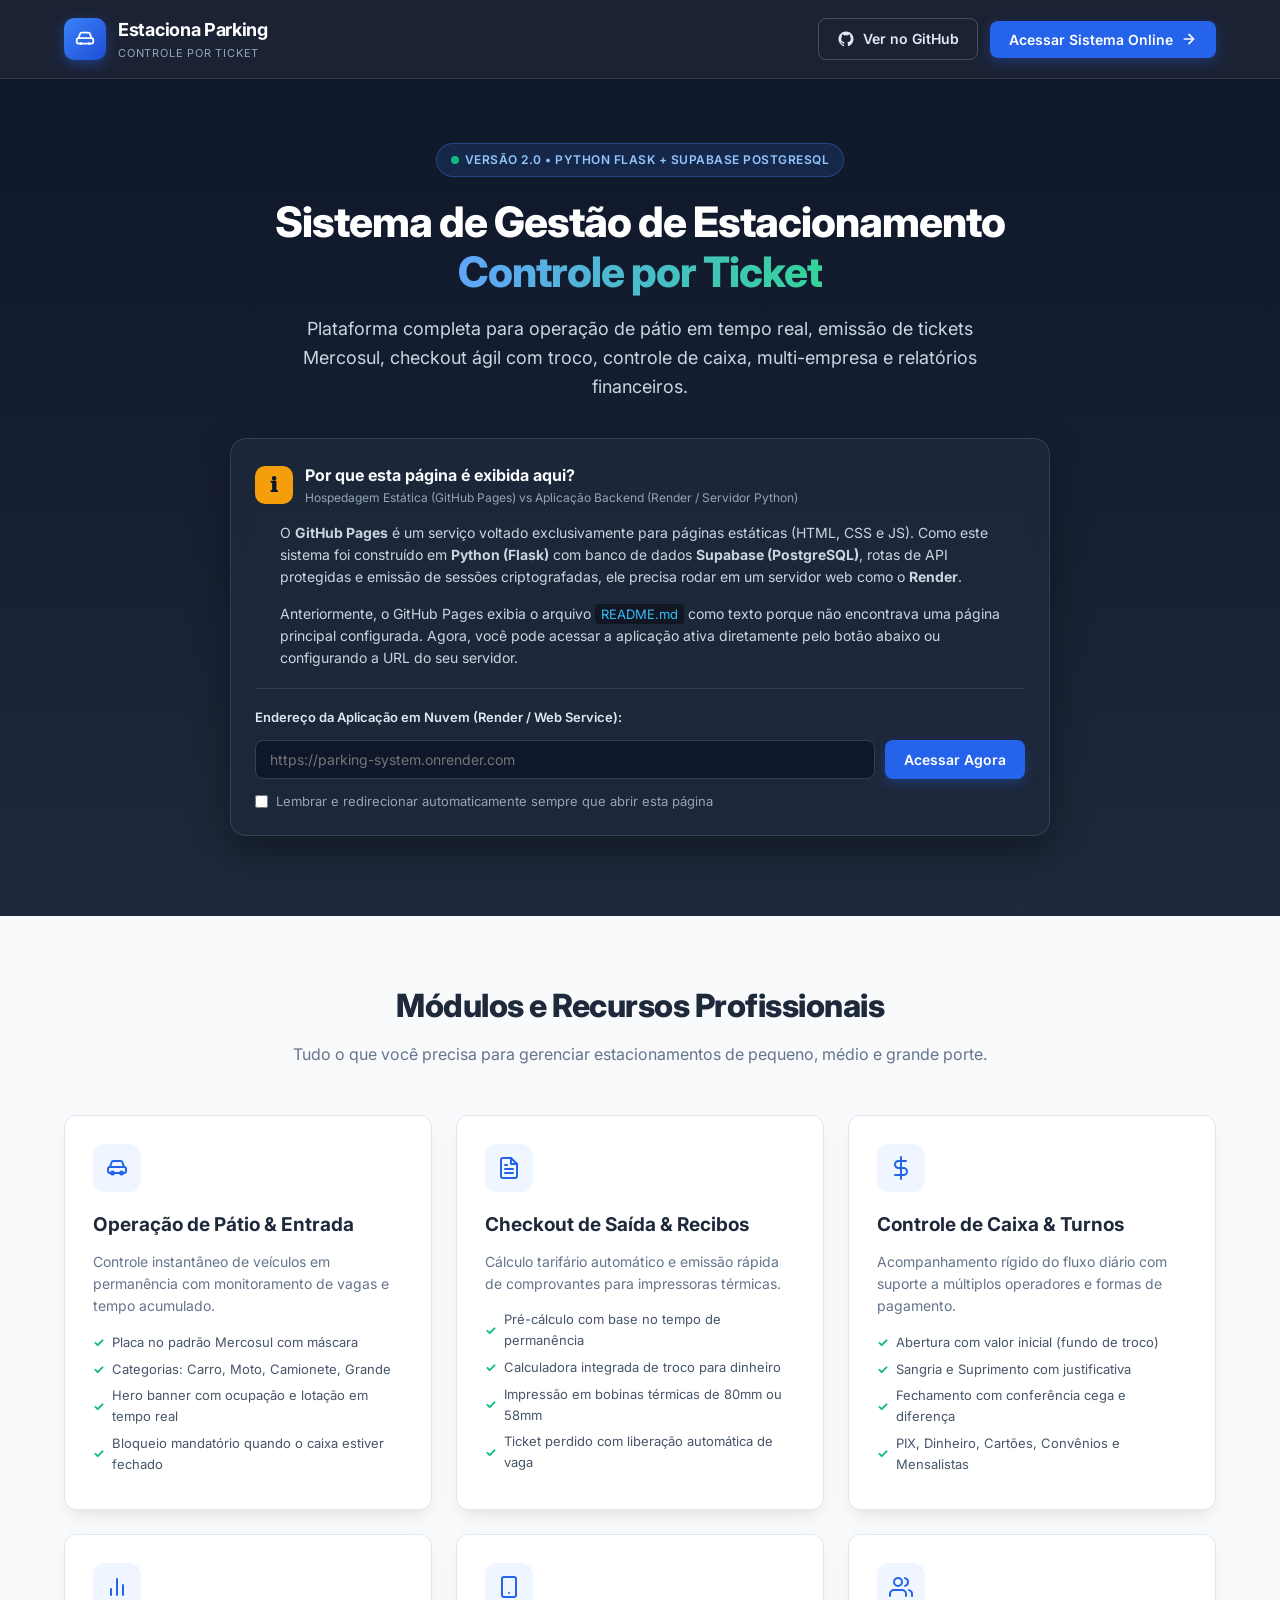
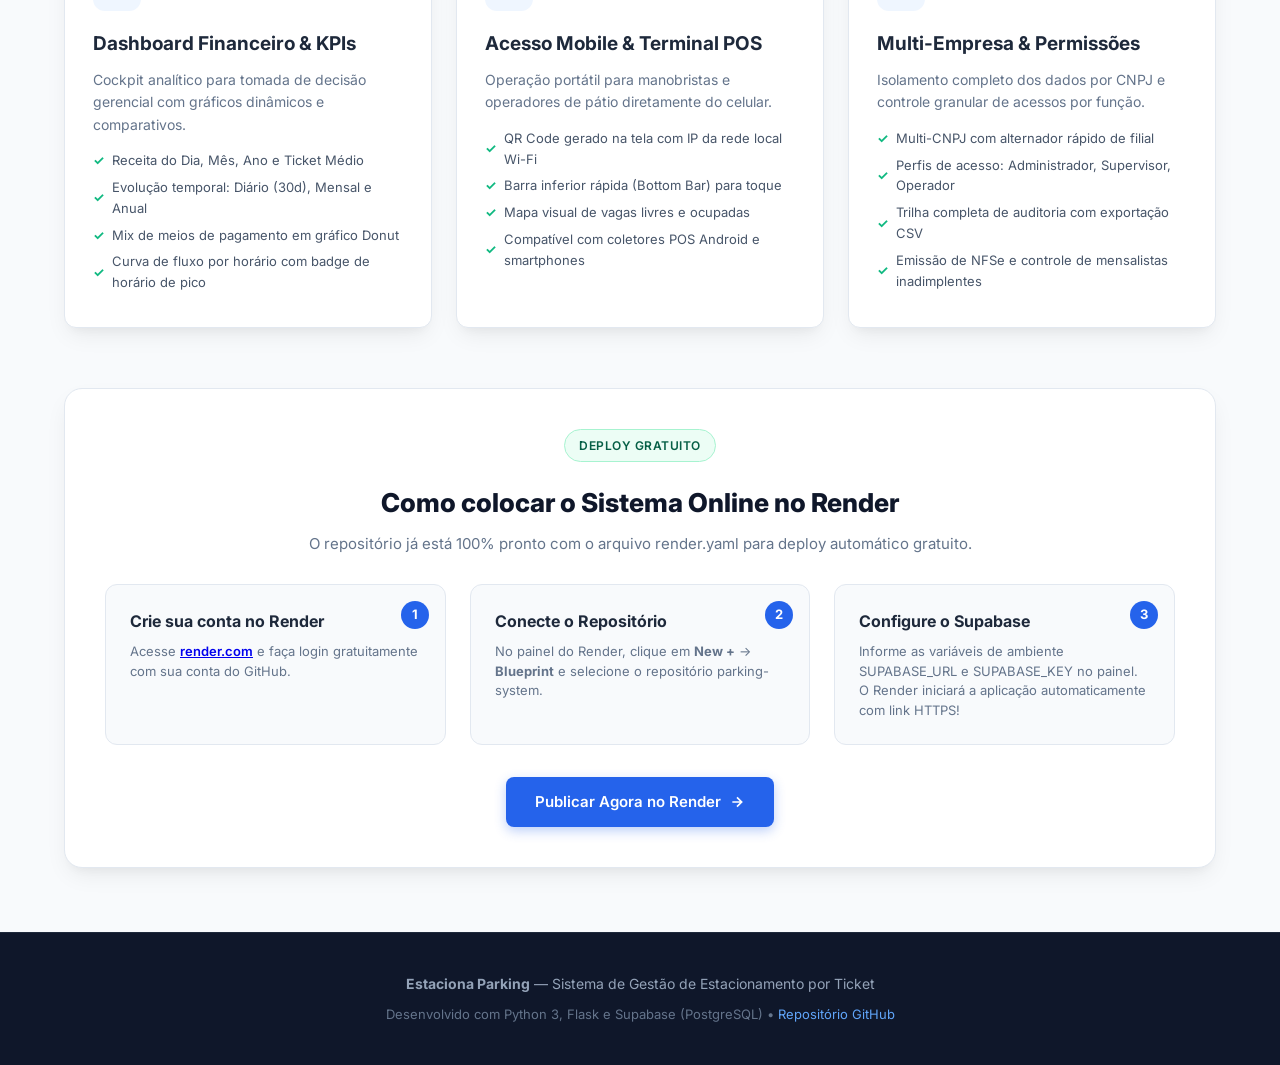
<file: index.html>
<!DOCTYPE html>
<html lang="pt-BR">
<head>
  <meta charset="UTF-8">
  <meta name="viewport" content="width=device-width, initial-scale=1.0">
  <title>Estaciona Parking - Sistema de Gestão de Estacionamento</title>
  <meta name="description" content="Sistema profissional de controle de estacionamento por tickets, checkout com cálculo automático, controle de caixa, dashboard financeiro e multi-empresa.">
  <link rel="preconnect" href="https://fonts.googleapis.com">
  <link rel="preconnect" href="https://fonts.gstatic.com" crossorigin>
  <link href="https://fonts.googleapis.com/css2?family=Inter:wght@300;400;500;600;700;800&display=swap" rel="stylesheet">
  <style>
    :root {
      --primary: #2563eb;
      --primary-hover: #1d4ed8;
      --primary-light: #eff6ff;
      --success: #10b981;
      --warning: #f59e0b;
      --danger: #ef4444;
      --dark: #0f172a;
      --dark-card: #1e293b;
      --text-main: #1e293b;
      --text-muted: #64748b;
      --bg-page: #f8fafc;
      --border: #e2e8f0;
      --radius: 12px;
      --shadow: 0 10px 25px -5px rgba(0, 0, 0, 0.08), 0 8px 10px -6px rgba(0, 0, 0, 0.04);
      --shadow-lg: 0 20px 35px -5px rgba(0, 0, 0, 0.12), 0 10px 15px -5px rgba(0, 0, 0, 0.06);
    }

    * {
      margin: 0;
      padding: 0;
      box-sizing: border-box;
      font-family: 'Inter', -apple-system, BlinkMacSystemFont, "Segoe UI", Roboto, sans-serif;
    }

    body {
      background-color: var(--bg-page);
      color: var(--text-main);
      line-height: 1.6;
    }

    /* Top Navigation */
    header.navbar {
      background: rgba(15, 23, 42, 0.95);
      backdrop-filter: blur(8px);
      position: sticky;
      top: 0;
      z-index: 100;
      border-bottom: 1px solid rgba(255, 255, 255, 0.1);
    }

    .nav-container {
      max-width: 1200px;
      margin: 0 auto;
      padding: 16px 24px;
      display: flex;
      align-items: center;
      justify-content: space-between;
    }

    .brand {
      display: flex;
      align-items: center;
      gap: 12px;
      text-decoration: none;
      color: #fff;
    }

    .brand-icon {
      width: 42px;
      height: 42px;
      background: linear-gradient(135deg, #3b82f6 0%, #1d4ed8 100%);
      border-radius: 10px;
      display: flex;
      align-items: center;
      justify-content: center;
      box-shadow: 0 4px 12px rgba(37, 99, 235, 0.4);
    }

    .brand-text strong {
      font-size: 18px;
      font-weight: 700;
      letter-spacing: -0.3px;
    }

    .brand-text span {
      display: block;
      font-size: 11px;
      color: #94a3b8;
      text-transform: uppercase;
      letter-spacing: 0.8px;
    }

    .nav-actions {
      display: flex;
      align-items: center;
      gap: 12px;
    }

    .btn {
      display: inline-flex;
      align-items: center;
      gap: 8px;
      padding: 9px 18px;
      border-radius: 8px;
      font-size: 14px;
      font-weight: 600;
      text-decoration: none;
      transition: all 0.2s ease;
      cursor: pointer;
      border: 1px solid transparent;
    }

    .btn-primary {
      background: var(--primary);
      color: #fff;
      box-shadow: 0 4px 12px rgba(37, 99, 235, 0.3);
    }

    .btn-primary:hover {
      background: var(--primary-hover);
      transform: translateY(-1px);
    }

    .btn-outline-light {
      background: transparent;
      color: #e2e8f0;
      border-color: rgba(255, 255, 255, 0.2);
    }

    .btn-outline-light:hover {
      background: rgba(255, 255, 255, 0.08);
      color: #fff;
      border-color: rgba(255, 255, 255, 0.4);
    }

    .btn-secondary {
      background: #e2e8f0;
      color: #334155;
    }

    .btn-secondary:hover {
      background: #cbd5e1;
    }

    /* Hero Section */
    .hero {
      background: linear-gradient(180deg, #0f172a 0%, #1e293b 100%);
      color: #fff;
      padding: 64px 24px 80px;
      text-align: center;
      position: relative;
    }

    .hero-container {
      max-width: 900px;
      margin: 0 auto;
    }

    .badge-tag {
      display: inline-flex;
      align-items: center;
      gap: 6px;
      background: rgba(59, 130, 246, 0.15);
      border: 1px solid rgba(59, 130, 246, 0.35);
      color: #93c5fd;
      padding: 6px 14px;
      border-radius: 999px;
      font-size: 12px;
      font-weight: 600;
      text-transform: uppercase;
      letter-spacing: 0.5px;
      margin-bottom: 20px;
    }

    .hero h1 {
      font-size: 42px;
      font-weight: 800;
      letter-spacing: -1px;
      line-height: 1.2;
      margin-bottom: 18px;
    }

    .hero h1 span {
      background: linear-gradient(90deg, #60a5fa 0%, #34d399 100%);
      -webkit-background-clip: text;
      -webkit-text-fill-color: transparent;
    }

    .hero p {
      font-size: 18px;
      color: #cbd5e1;
      max-width: 720px;
      margin: 0 auto 36px;
      font-weight: 400;
    }

    /* Explanation Banner (Notice about GitHub Pages vs Flask) */
    .notice-card {
      background: rgba(30, 41, 59, 0.85);
      border: 1px solid rgba(148, 163, 184, 0.2);
      border-radius: 16px;
      padding: 24px;
      max-width: 820px;
      margin: 0 auto;
      text-align: left;
      box-shadow: 0 16px 36px rgba(0, 0, 0, 0.35);
      backdrop-filter: blur(10px);
    }

    .notice-header {
      display: flex;
      align-items: center;
      gap: 12px;
      margin-bottom: 14px;
    }

    .notice-icon {
      width: 38px;
      height: 38px;
      background: #f59e0b;
      color: #0f172a;
      border-radius: 10px;
      display: flex;
      align-items: center;
      justify-content: center;
      font-weight: 800;
      font-size: 20px;
      flex-shrink: 0;
    }

    .notice-header strong {
      font-size: 16px;
      color: #f8fafc;
    }

    .notice-body {
      font-size: 14px;
      color: #cbd5e1;
      line-height: 1.6;
    }

    .notice-body p {
      font-size: 14px;
      color: #cbd5e1;
      margin-bottom: 14px;
      text-align: left;
    }

    .notice-body code {
      background: rgba(0, 0, 0, 0.4);
      padding: 2px 6px;
      border-radius: 4px;
      color: #38bdf8;
      font-size: 13px;
    }

    /* Direct Connect / Quick Launcher Box */
    .launcher-box {
      margin-top: 18px;
      padding-top: 18px;
      border-top: 1px solid rgba(255, 255, 255, 0.1);
      display: flex;
      flex-direction: column;
      gap: 12px;
    }

    .launcher-form {
      display: flex;
      gap: 10px;
      flex-wrap: wrap;
    }

    .launcher-input {
      flex: 1;
      min-width: 260px;
      background: #0f172a;
      border: 1px solid #334155;
      color: #fff;
      padding: 10px 14px;
      border-radius: 8px;
      font-size: 14px;
      outline: none;
      transition: border-color 0.2s;
    }

    .launcher-input:focus {
      border-color: #3b82f6;
    }

    .auto-redirect-label {
      display: flex;
      align-items: center;
      gap: 8px;
      font-size: 13px;
      color: #94a3b8;
      cursor: pointer;
    }

    /* Features Grid */
    .section-container {
      max-width: 1200px;
      margin: 64px auto;
      padding: 0 24px;
    }

    .section-title {
      text-align: center;
      margin-bottom: 48px;
    }

    .section-title h2 {
      font-size: 32px;
      font-weight: 800;
      color: var(--text-main);
      letter-spacing: -0.5px;
      margin-bottom: 10px;
    }

    .section-title p {
      color: var(--text-muted);
      font-size: 16px;
    }

    .features-grid {
      display: grid;
      grid-template-columns: repeat(auto-fit, minmax(340px, 1fr));
      gap: 24px;
    }

    .feature-card {
      background: #fff;
      border: 1px solid var(--border);
      border-radius: var(--radius);
      padding: 28px;
      box-shadow: var(--shadow);
      transition: transform 0.2s, box-shadow 0.2s;
    }

    .feature-card:hover {
      transform: translateY(-4px);
      box-shadow: var(--shadow-lg);
    }

    .feature-icon-wrap {
      width: 48px;
      height: 48px;
      border-radius: 12px;
      background: var(--primary-light);
      color: var(--primary);
      display: flex;
      align-items: center;
      justify-content: center;
      margin-bottom: 18px;
    }

    .feature-card h3 {
      font-size: 19px;
      font-weight: 700;
      margin-bottom: 10px;
      color: var(--text-main);
    }

    .feature-card p {
      font-size: 14px;
      color: var(--text-muted);
      line-height: 1.6;
    }

    .feature-list {
      margin-top: 14px;
      list-style: none;
    }

    .feature-list li {
      font-size: 13px;
      color: #475569;
      display: flex;
      align-items: center;
      gap: 8px;
      margin-bottom: 6px;
    }

    .feature-list li::before {
      content: "✓";
      color: var(--success);
      font-weight: 700;
    }

    /* Deploy Guide Section */
    .deploy-section {
      background: #fff;
      border: 1px solid var(--border);
      border-radius: 18px;
      padding: 40px;
      margin-top: 60px;
      box-shadow: var(--shadow);
    }

    .deploy-grid {
      display: grid;
      grid-template-columns: repeat(auto-fit, minmax(280px, 1fr));
      gap: 24px;
      margin-top: 28px;
    }

    .step-card {
      background: #f8fafc;
      border: 1px solid var(--border);
      border-radius: 12px;
      padding: 24px;
      position: relative;
    }

    .step-number {
      position: absolute;
      top: 16px;
      right: 16px;
      width: 28px;
      height: 28px;
      background: var(--primary);
      color: #fff;
      border-radius: 50%;
      display: flex;
      align-items: center;
      justify-content: center;
      font-size: 13px;
      font-weight: 700;
    }

    .step-card h4 {
      font-size: 16px;
      font-weight: 700;
      margin-bottom: 8px;
      color: var(--text-main);
    }

    .step-card p {
      font-size: 13px;
      color: var(--text-muted);
      line-height: 1.5;
    }

    /* Footer */
    footer.site-footer {
      background: #0f172a;
      color: #94a3b8;
      padding: 40px 24px;
      border-top: 1px solid #1e293b;
      text-align: center;
      font-size: 14px;
    }

    footer a {
      color: #60a5fa;
      text-decoration: none;
    }

    footer a:hover {
      text-decoration: underline;
    }

    @media (max-width: 768px) {
      .hero h1 {
        font-size: 32px;
      }
      .hero p {
        font-size: 16px;
      }
      .nav-container {
        flex-direction: column;
        gap: 16px;
      }
      .deploy-section {
        padding: 24px;
      }
    }
  </style>
</head>
<body>

  <!-- ==================== BARRA DE NAVEGAÇÃO ==================== -->
  <header class="navbar">
    <div class="nav-container">
      <a href="#" class="brand">
        <div class="brand-icon">
          <svg width="22" height="22" viewBox="0 0 24 24" fill="none" xmlns="http://www.w3.org/2000/svg">
            <path d="M5 11l1.5-4.5A2 2 0 0 1 8.4 5h7.2a2 2 0 0 1 1.9 1.5L19 11" stroke="#ffffff" stroke-width="2" stroke-linecap="round" stroke-linejoin="round"/>
            <rect x="3" y="11" width="18" height="6" rx="2" stroke="#ffffff" stroke-width="2" stroke-linecap="round" stroke-linejoin="round"/>
            <circle cx="7.5" cy="17" r="1.5" fill="#ffffff"/>
            <circle cx="16.5" cy="17" r="1.5" fill="#ffffff"/>
          </svg>
        </div>
        <div class="brand-text">
          <strong>Estaciona Parking</strong>
          <span>Controle por Ticket</span>
        </div>
      </a>

      <div class="nav-actions">
        <a href="https://github.com/juliano-pinheiro/parking-system" target="_blank" rel="noopener" class="btn btn-outline-light">
          <svg width="18" height="18" viewBox="0 0 24 24" fill="currentColor">
            <path fill-rule="evenodd" clip-rule="evenodd" d="M12 2C6.477 2 2 6.484 2 12.017c0 4.425 2.865 8.18 6.839 9.504.5.092.682-.217.682-.483 0-.237-.008-.868-.013-1.703-2.782.605-3.369-1.343-3.369-1.343-.454-1.158-1.11-1.466-1.11-1.466-.908-.62.069-.608.069-.608 1.003.07 1.53 1.032 1.53 1.032.892 1.53 2.341 1.088 2.91.832.092-.647.35-1.088.636-1.338-2.22-.253-4.555-1.113-4.555-4.951 0-1.093.39-1.988 1.029-2.688-.103-.253-.446-1.272.098-2.65 0 0 .84-.27 2.75 1.026A9.564 9.564 0 0112 6.844c.85.004 1.705.115 2.504.337 1.909-1.296 2.747-1.027 2.747-1.027.546 1.379.202 2.398.1 2.651.64.7 1.028 1.595 1.028 2.688 0 3.848-2.339 4.695-4.566 4.943.359.309.678.92.678 1.855 0 1.338-.012 2.419-.012 2.747 0 .268.18.58.688.482A10.019 10.019 0 0022 12.017C22 6.484 17.522 2 12 2z"/>
          </svg>
          Ver no GitHub
        </a>
        <button type="button" class="btn btn-primary" onclick="irParaApp()">
          Acessar Sistema Online
          <svg width="16" height="16" viewBox="0 0 24 24" fill="none" stroke="currentColor" stroke-width="2.5" stroke-linecap="round" stroke-linejoin="round"><path d="M5 12h14M12 5l7 7-7 7"/></svg>
        </button>
      </div>
    </div>
  </header>

  <!-- ==================== HERO SECTION ==================== -->
  <section class="hero">
    <div class="hero-container">
      <div class="badge-tag">
        <span style="display:inline-block; width:8px; height:8px; background:#10b981; border-radius:50%;"></span>
        Versão 2.0 • Python Flask + Supabase PostgreSQL
      </div>
      <h1>Sistema de Gestão de Estacionamento <span>Controle por Ticket</span></h1>
      <p>Plataforma completa para operação de pátio em tempo real, emissão de tickets Mercosul, checkout ágil com troco, controle de caixa, multi-empresa e relatórios financeiros.</p>

      <!-- AVISO ESCLARECEDOR SOBRE GITHUB PAGES VS SERVIDOR FLASK -->
      <div class="notice-card">
        <div class="notice-header">
          <div class="notice-icon">ℹ</div>
          <div>
            <strong>Por que esta página é exibida aqui?</strong>
            <div style="font-size:12px; color:#94a3b8;">Hospedagem Estática (GitHub Pages) vs Aplicação Backend (Render / Servidor Python)</div>
          </div>
        </div>
        <div class="notice-body">
          <p>
            O <strong>GitHub Pages</strong> é um serviço voltado exclusivamente para páginas estáticas (HTML, CSS e JS). Como este sistema foi construído em <strong>Python (Flask)</strong> com banco de dados <strong>Supabase (PostgreSQL)</strong>, rotas de API protegidas e emissão de sessões criptografadas, ele precisa rodar em um servidor web como o <strong>Render</strong>.
          </p>
          <p>
            Anteriormente, o GitHub Pages exibia o arquivo <code>README.md</code> como texto porque não encontrava uma página principal configurada. Agora, você pode acessar a aplicação ativa diretamente pelo botão abaixo ou configurando a URL do seu servidor.
          </p>

          <div class="launcher-box">
            <label style="font-size:13px; font-weight:600; color:#e2e8f0;">Endereço da Aplicação em Nuvem (Render / Web Service):</label>
            <div class="launcher-form">
              <input type="url" id="input-app-url" class="launcher-input" placeholder="https://parking-system.onrender.com" value="">
              <button type="button" class="btn btn-primary" onclick="salvarEAcessar()">Acessar Agora</button>
            </div>
            <label class="auto-redirect-label">
              <input type="checkbox" id="check-auto-redirect" onchange="salvarPreferenciaRedirect(this.checked)">
              Lembrar e redirecionar automaticamente sempre que abrir esta página
            </label>
          </div>
        </div>
      </div>
    </div>
  </section>

  <!-- ==================== RECURSOS DO SISTEMA ==================== -->
  <main class="section-container">
    <div class="section-title">
      <h2>Módulos e Recursos Profissionais</h2>
      <p>Tudo o que você precisa para gerenciar estacionamentos de pequeno, médio e grande porte.</p>
    </div>

    <div class="features-grid">
      <!-- Card 1: Operação -->
      <div class="feature-card">
        <div class="feature-icon-wrap">
          <svg width="24" height="24" viewBox="0 0 24 24" fill="none" stroke="currentColor" stroke-width="2" stroke-linecap="round" stroke-linejoin="round"><rect x="3" y="11" width="18" height="6" rx="2"/><circle cx="7.5" cy="17" r="1.5"/><circle cx="16.5" cy="17" r="1.5"/><path d="M5 11l1.5-4.5A2 2 0 0 1 8.4 5h7.2a2 2 0 0 1 1.9 1.5L19 11"/></svg>
        </div>
        <h3>Operação de Pátio & Entrada</h3>
        <p>Controle instantâneo de veículos em permanência com monitoramento de vagas e tempo acumulado.</p>
        <ul class="feature-list">
          <li>Placa no padrão Mercosul com máscara</li>
          <li>Categorias: Carro, Moto, Camionete, Grande</li>
          <li>Hero banner com ocupação e lotação em tempo real</li>
          <li>Bloqueio mandatório quando o caixa estiver fechado</li>
        </ul>
      </div>

      <!-- Card 2: Checkout -->
      <div class="feature-card">
        <div class="feature-icon-wrap">
          <svg width="24" height="24" viewBox="0 0 24 24" fill="none" stroke="currentColor" stroke-width="2" stroke-linecap="round" stroke-linejoin="round"><path d="M14 2H6a2 2 0 0 0-2 2v16a2 2 0 0 0 2 2h12a2 2 0 0 0 2-2V8z"/><polyline points="14 2 14 8 20 8"/><line x1="16" y1="13" x2="8" y2="13"/><line x1="16" y1="17" x2="8" y2="17"/><polyline points="10 9 9 9 8 9"/></svg>
        </div>
        <h3>Checkout de Saída & Recibos</h3>
        <p>Cálculo tarifário automático e emissão rápida de comprovantes para impressoras térmicas.</p>
        <ul class="feature-list">
          <li>Pré-cálculo com base no tempo de permanência</li>
          <li>Calculadora integrada de troco para dinheiro</li>
          <li>Impressão em bobinas térmicas de 80mm ou 58mm</li>
          <li>Ticket perdido com liberação automática de vaga</li>
        </ul>
      </div>

      <!-- Card 3: Caixa e Financeiro -->
      <div class="feature-card">
        <div class="feature-icon-wrap">
          <svg width="24" height="24" viewBox="0 0 24 24" fill="none" stroke="currentColor" stroke-width="2" stroke-linecap="round" stroke-linejoin="round"><line x1="12" y1="1" x2="12" y2="23"/><path d="M17 5H9.5a3.5 3.5 0 0 0 0 7h5a3.5 3.5 0 0 1 0 7H6"/></svg>
        </div>
        <h3>Controle de Caixa & Turnos</h3>
        <p>Acompanhamento rígido do fluxo diário com suporte a múltiplos operadores e formas de pagamento.</p>
        <ul class="feature-list">
          <li>Abertura com valor inicial (fundo de troco)</li>
          <li>Sangria e Suprimento com justificativa</li>
          <li>Fechamento com conferência cega e diferença</li>
          <li>PIX, Dinheiro, Cartões, Convênios e Mensalistas</li>
        </ul>
      </div>

      <!-- Card 4: Dashboard Financeiro -->
      <div class="feature-card">
        <div class="feature-icon-wrap">
          <svg width="24" height="24" viewBox="0 0 24 24" fill="none" stroke="currentColor" stroke-width="2" stroke-linecap="round" stroke-linejoin="round"><path d="M18 20V10M12 20V4M6 20v-6"/></svg>
        </div>
        <h3>Dashboard Financeiro & KPIs</h3>
        <p>Cockpit analítico para tomada de decisão gerencial com gráficos dinâmicos e comparativos.</p>
        <ul class="feature-list">
          <li>Receita do Dia, Mês, Ano e Ticket Médio</li>
          <li>Evolução temporal: Diário (30d), Mensal e Anual</li>
          <li>Mix de meios de pagamento em gráfico Donut</li>
          <li>Curva de fluxo por horário com badge de horário de pico</li>
        </ul>
      </div>

      <!-- Card 5: Mobile & QR Code -->
      <div class="feature-card">
        <div class="feature-icon-wrap">
          <svg width="24" height="24" viewBox="0 0 24 24" fill="none" stroke="currentColor" stroke-width="2" stroke-linecap="round" stroke-linejoin="round"><rect x="5" y="2" width="14" height="20" rx="2" ry="2"/><line x1="12" y1="18" x2="12.01" y2="18"/></svg>
        </div>
        <h3>Acesso Mobile & Terminal POS</h3>
        <p>Operação portátil para manobristas e operadores de pátio diretamente do celular.</p>
        <ul class="feature-list">
          <li>QR Code gerado na tela com IP da rede local Wi-Fi</li>
          <li>Barra inferior rápida (Bottom Bar) para toque</li>
          <li>Mapa visual de vagas livres e ocupadas</li>
          <li>Compatível com coletores POS Android e smartphones</li>
        </ul>
      </div>

      <!-- Card 6: Multi-Empresa & RBAC -->
      <div class="feature-card">
        <div class="feature-icon-wrap">
          <svg width="24" height="24" viewBox="0 0 24 24" fill="none" stroke="currentColor" stroke-width="2" stroke-linecap="round" stroke-linejoin="round"><path d="M17 21v-2a4 4 0 0 0-4-4H5a4 4 0 0 0-4 4v2"/><circle cx="9" cy="7" r="4"/><path d="M23 21v-2a4 4 0 0 0-3-3.87"/><path d="M16 3.13a4 4 0 0 1 0 7.75"/></svg>
        </div>
        <h3>Multi-Empresa & Permissões</h3>
        <p>Isolamento completo dos dados por CNPJ e controle granular de acessos por função.</p>
        <ul class="feature-list">
          <li>Multi-CNPJ com alternador rápido de filial</li>
          <li>Perfis de acesso: Administrador, Supervisor, Operador</li>
          <li>Trilha completa de auditoria com exportação CSV</li>
          <li>Emissão de NFSe e controle de mensalistas inadimplentes</li>
        </ul>
      </div>
    </div>

    <!-- GUIA DE DEPLOY NO RENDER -->
    <div class="deploy-section">
      <div style="text-align: center; max-width: 680px; margin: 0 auto 10px;">
        <span class="badge-tag" style="background:#ecfdf5; border-color:#a7f3d0; color:#065f46;">Deploy Gratuito</span>
        <h3 style="font-size: 26px; font-weight: 800; color: #0f172a; margin-bottom: 8px;">Como colocar o Sistema Online no Render</h3>
        <p style="color: #64748b; font-size: 15px;">O repositório já está 100% pronto com o arquivo <code>render.yaml</code> para deploy automático gratuito.</p>
      </div>

      <div class="deploy-grid">
        <div class="step-card">
          <div class="step-number">1</div>
          <h4>Crie sua conta no Render</h4>
          <p>Acesse <a href="https://render.com" target="_blank" rel="noopener" style="font-weight:600;">render.com</a> e faça login gratuitamente com sua conta do GitHub.</p>
        </div>

        <div class="step-card">
          <div class="step-number">2</div>
          <h4>Conecte o Repositório</h4>
          <p>No painel do Render, clique em <strong>New +</strong> &rarr; <strong>Blueprint</strong> e selecione o repositório <code>parking-system</code>.</p>
        </div>

        <div class="step-card">
          <div class="step-number">3</div>
          <h4>Configure o Supabase</h4>
          <p>Informe as variáveis de ambiente <code>SUPABASE_URL</code> e <code>SUPABASE_KEY</code> no painel. O Render iniciará a aplicação automaticamente com link HTTPS!</p>
        </div>
      </div>

      <div style="text-align: center; margin-top: 32px;">
        <a href="https://render.com" target="_blank" rel="noopener" class="btn btn-primary" style="padding: 12px 28px; font-size: 15px;">
          Publicar Agora no Render
          <svg width="16" height="16" viewBox="0 0 24 24" fill="none" stroke="currentColor" stroke-width="2.5"><path d="M5 12h14M12 5l7 7-7 7"/></svg>
        </a>
      </div>
    </div>
  </main>

  <!-- ==================== RODAPÉ ==================== -->
  <footer class="site-footer">
    <div style="max-width: 1200px; margin: 0 auto;">
      <p style="margin-bottom: 8px;"><strong>Estaciona Parking</strong> — Sistema de Gestão de Estacionamento por Ticket</p>
      <p style="color: #64748b; font-size: 13px;">
        Desenvolvido com Python 3, Flask e Supabase (PostgreSQL) • 
        <a href="https://github.com/juliano-pinheiro/parking-system" target="_blank" rel="noopener">Repositório GitHub</a>
      </p>
    </div>
  </footer>

  <!-- ==================== SCRIPT DE GERENCIAMENTO DE URL ==================== -->
  <script>
    const CHAVE_URL = "parking_system_app_url";
    const CHAVE_REDIRECT = "parking_system_auto_redirect";

    function carregarConfiguracoes() {
      const urlSalva = localStorage.getItem(CHAVE_URL);
      const autoRedirect = localStorage.getItem(CHAVE_REDIRECT) === "true";

      const inputUrl = document.getElementById("input-app-url");
      const checkRedirect = document.getElementById("check-auto-redirect");

      if (urlSalva && inputUrl) {
        inputUrl.value = urlSalva;
      }
      if (checkRedirect) {
        checkRedirect.checked = autoRedirect;
      }

      // Se configurado para redirecionamento automático
      if (autoRedirect && urlSalva) {
        window.location.href = urlSalva;
      }
    }

    function salvarEAcessar() {
      const input = document.getElementById("input-app-url");
      let url = (input.value || "").trim();

      if (!url) {
        alert("Por favor, digite o endereço da sua aplicação (ex: https://parking-system.onrender.com)");
        input.focus();
        return;
      }

      if (!url.startsWith("http://") && !url.startsWith("https://")) {
        url = "https://" + url;
      }

      localStorage.setItem(CHAVE_URL, url);
      window.location.href = url;
    }

    function salvarPreferenciaRedirect(ativo) {
      localStorage.setItem(CHAVE_REDIRECT, ativo ? "true" : "false");
    }

    function irParaApp() {
      const urlSalva = localStorage.getItem(CHAVE_URL);
      if (urlSalva) {
        window.location.href = urlSalva;
      } else {
        const input = document.getElementById("input-app-url");
        if (input && input.value) {
          salvarEAcessar();
        } else {
          document.querySelector(".notice-card").scrollIntoView({ behavior: "smooth" });
          input.focus();
        }
      }
    }

    window.addEventListener("DOMContentLoaded", carregarConfiguracoes);
  </script>
</body>
</html>
</file>
